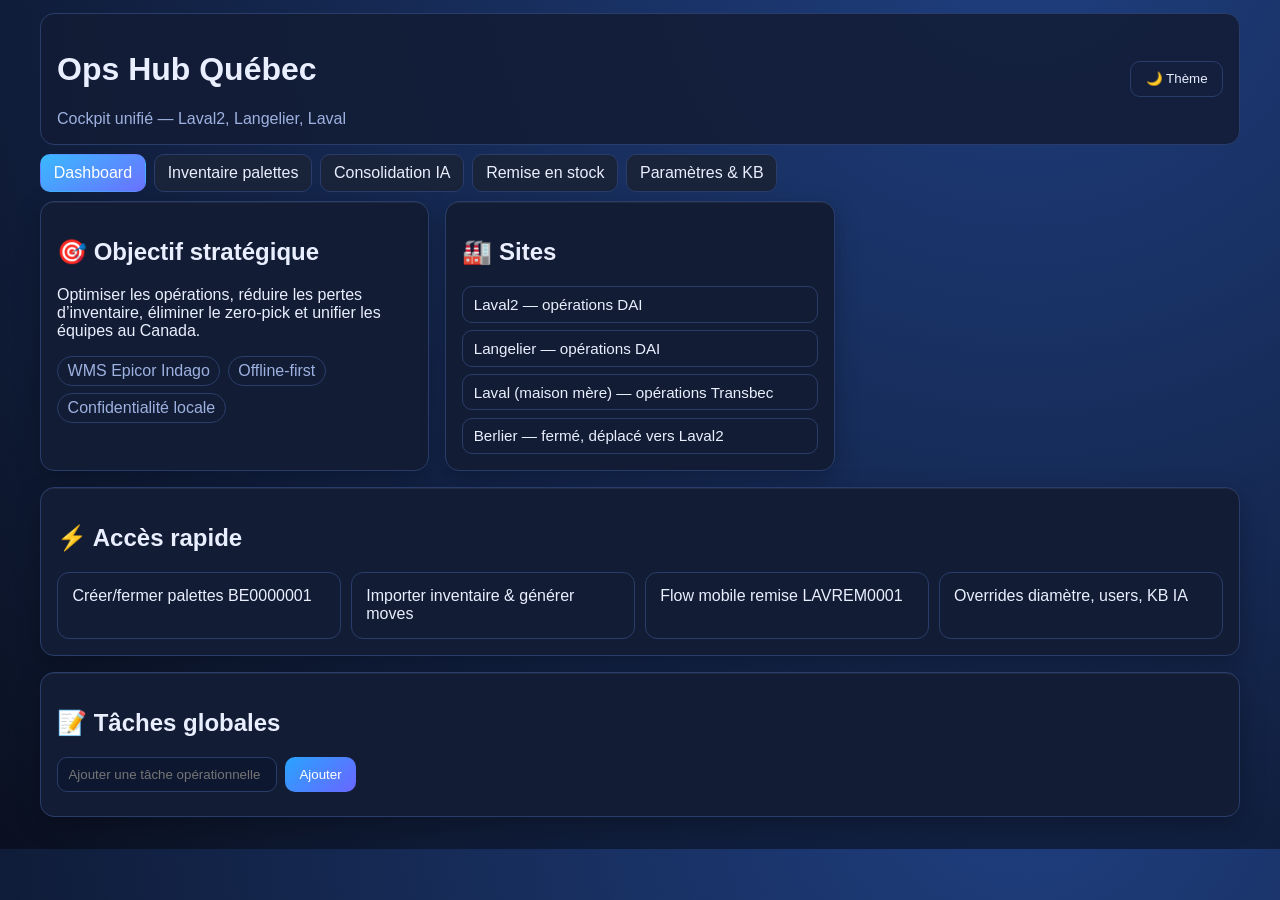
<file: index.html>
<!doctype html>
<html lang="fr">
  <head>
    <meta charset="UTF-8" />
    <meta name="viewport" content="width=device-width, initial-scale=1.0" />
    <title>Transbec DAI • Ops Hub</title>
    <link rel="stylesheet" href="styles.css" />
  </head>
  <body data-page="dashboard">
    <header class="topbar glass">
      <div>
        <h1>Ops Hub Québec</h1>
        <p class="subtitle">Cockpit unifié — Laval2, Langelier, Laval</p>
      </div>
      <button id="themeToggle" class="btn ghost">🌙 Thème</button>
    </header>

    <nav class="main-nav">
      <a href="index.html" class="active">Dashboard</a>
      <a href="inventaire.html">Inventaire palettes</a>
      <a href="consolidation.html">Consolidation IA</a>
      <a href="remise.html">Remise en stock</a>
      <a href="parametres.html">Paramètres & KB</a>
    </nav>

    <main class="grid">
      <section class="card depth">
        <h2>🎯 Objectif stratégique</h2>
        <p>
          Optimiser les opérations, réduire les pertes d’inventaire, éliminer le zero-pick et unifier les équipes au Canada.
        </p>
        <div class="pill-row">
          <span class="pill">WMS Epicor Indago</span>
          <span class="pill">Offline-first</span>
          <span class="pill">Confidentialité locale</span>
        </div>
      </section>

      <section class="card depth">
        <h2>🏭 Sites</h2>
        <ul class="list compact">
          <li>Laval2 — opérations DAI</li>
          <li>Langelier — opérations DAI</li>
          <li>Laval (maison mère) — opérations Transbec</li>
          <li>Berlier — fermé, déplacé vers Laval2</li>
        </ul>
      </section>

      <section class="card depth wide">
        <h2>⚡ Accès rapide</h2>
        <div class="quick-grid">
          <a class="quick" href="inventaire.html">Créer/fermer palettes BE0000001</a>
          <a class="quick" href="consolidation.html">Importer inventaire & générer moves</a>
          <a class="quick" href="remise.html">Flow mobile remise LAVREM0001</a>
          <a class="quick" href="parametres.html">Overrides diamètre, users, KB IA</a>
        </div>
      </section>

      <section class="card depth wide">
        <h2>📝 Tâches globales</h2>
        <form id="globalTaskForm" class="inline-form">
          <input id="globalTaskInput" placeholder="Ajouter une tâche opérationnelle" required />
          <button class="btn" type="submit">Ajouter</button>
        </form>
        <ul id="globalTaskList" class="list"></ul>
      </section>
    </main>

    <script src="app.js"></script>
  </body>
</html>
</file>
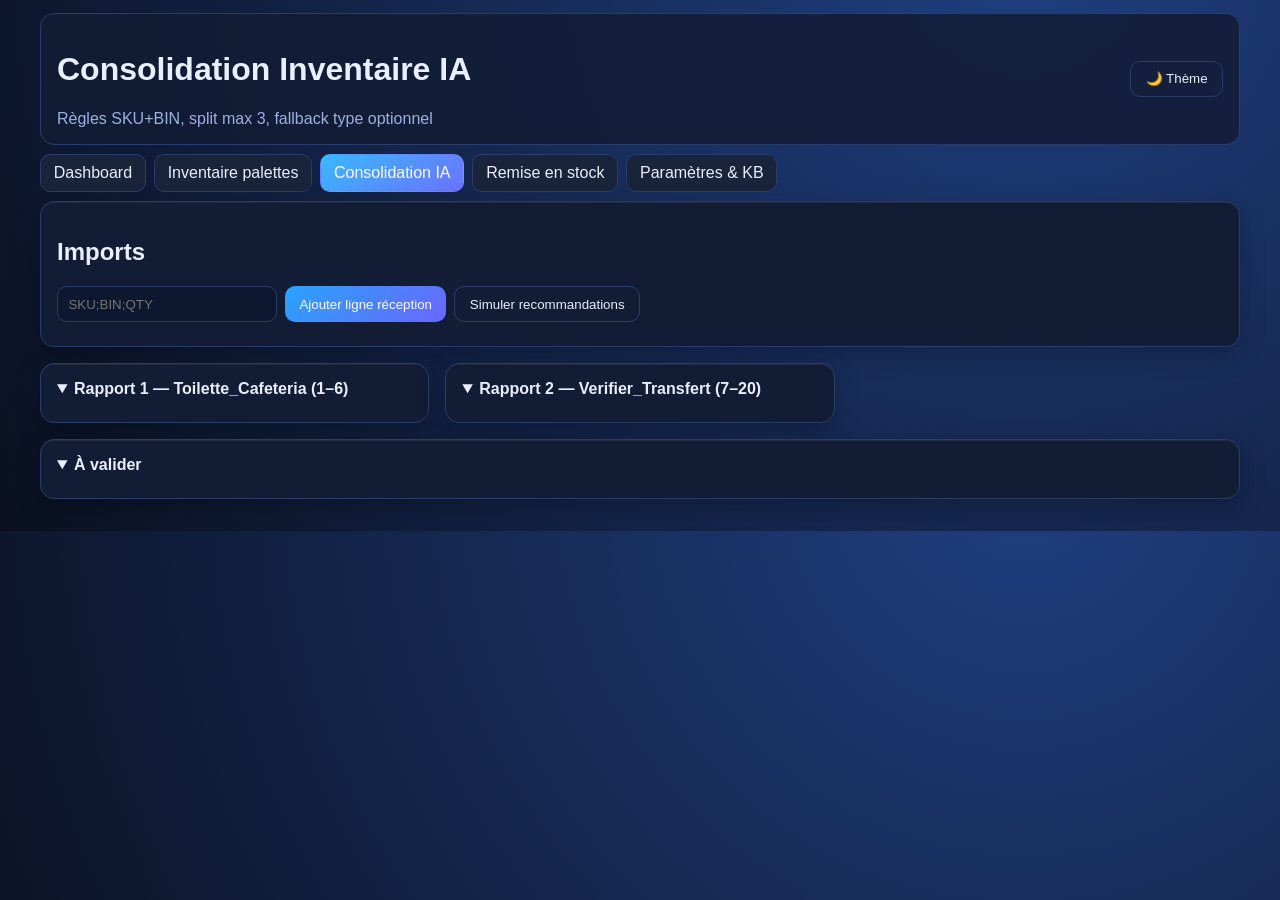
<file: consolidation.html>
<!doctype html>
<html lang="fr">
  <head>
    <meta charset="UTF-8" />
    <meta name="viewport" content="width=device-width, initial-scale=1.0" />
    <title>Consolidation IA • Ops Hub</title>
    <link rel="stylesheet" href="styles.css" />
  </head>
  <body data-page="consolidation">
    <header class="topbar glass">
      <div>
        <h1>Consolidation Inventaire IA</h1>
        <p class="subtitle">Règles SKU+BIN, split max 3, fallback type optionnel</p>
      </div>
      <button id="themeToggle" class="btn ghost">🌙 Thème</button>
    </header>
    <nav class="main-nav">
      <a href="index.html">Dashboard</a>
      <a href="inventaire.html">Inventaire palettes</a>
      <a href="consolidation.html" class="active">Consolidation IA</a>
      <a href="remise.html">Remise en stock</a>
      <a href="parametres.html">Paramètres & KB</a>
    </nav>

    <main class="grid">
      <section class="card depth wide">
        <h2>Imports</h2>
        <div class="inline-form">
          <input id="receiptInput" placeholder="SKU;BIN;QTY" />
          <button class="btn" id="addReceiptBtn">Ajouter ligne réception</button>
          <button class="btn ghost" id="simulateBtn">Simuler recommandations</button>
        </div>
      </section>

      <section class="card depth">
        <details open>
          <summary>Rapport 1 — Toilette_Cafeteria (1–6)</summary>
          <ul id="report1" class="list"></ul>
        </details>
      </section>

      <section class="card depth">
        <details open>
          <summary>Rapport 2 — Verifier_Transfert (7–20)</summary>
          <ul id="report2" class="list"></ul>
        </details>
      </section>

      <section class="card depth wide">
        <details open>
          <summary>À valider</summary>
          <ul id="validationList" class="list"></ul>
        </details>
      </section>
    </main>
    <script src="app.js"></script>
  </body>
</html>
</file>
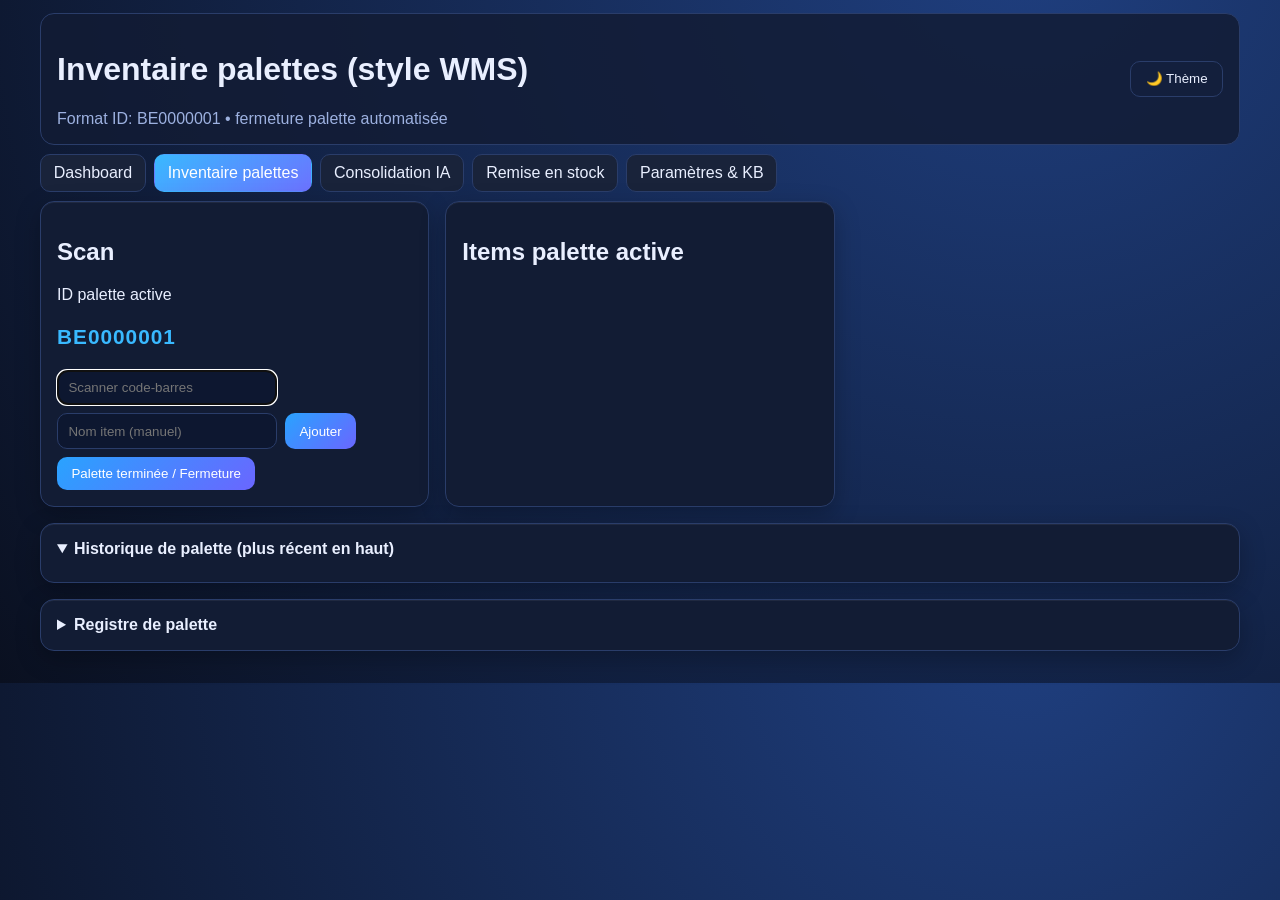
<file: inventaire.html>
<!doctype html>
<html lang="fr">
  <head>
    <meta charset="UTF-8" />
    <meta name="viewport" content="width=device-width, initial-scale=1.0" />
    <title>Inventaire palettes • Ops Hub</title>
    <link rel="stylesheet" href="styles.css" />
  </head>
  <body data-page="inventaire">
    <header class="topbar glass">
      <div>
        <h1>Inventaire palettes (style WMS)</h1>
        <p class="subtitle">Format ID: BE0000001 • fermeture palette automatisée</p>
      </div>
      <button id="themeToggle" class="btn ghost">🌙 Thème</button>
    </header>
    <nav class="main-nav">
      <a href="index.html">Dashboard</a>
      <a href="inventaire.html" class="active">Inventaire palettes</a>
      <a href="consolidation.html">Consolidation IA</a>
      <a href="remise.html">Remise en stock</a>
      <a href="parametres.html">Paramètres & KB</a>
    </nav>

    <main class="grid">
      <section class="card depth">
        <h2>Scan</h2>
        <div class="label">ID palette active</div>
        <p id="activePalette" class="big-id">BE0000001</p>
        <form id="scanForm" class="inline-form">
          <input id="scanInput" placeholder="Scanner code-barres" required autofocus />
          <input id="itemInput" placeholder="Nom item (manuel)" required />
          <button class="btn">Ajouter</button>
        </form>
        <button id="closePaletteBtn" class="btn">Palette terminée / Fermeture</button>
      </section>

      <section class="card depth">
        <h2>Items palette active</h2>
        <ul id="scanList" class="list"></ul>
      </section>

      <section class="card depth wide">
        <details open>
          <summary>Historique de palette (plus récent en haut)</summary>
          <ul id="historyList" class="list"></ul>
        </details>
      </section>

      <section class="card depth wide">
        <details>
          <summary>Registre de palette</summary>
          <ul id="registryList" class="list compact"></ul>
        </details>
      </section>
    </main>
    <script src="app.js"></script>
  </body>
</html>
</file>
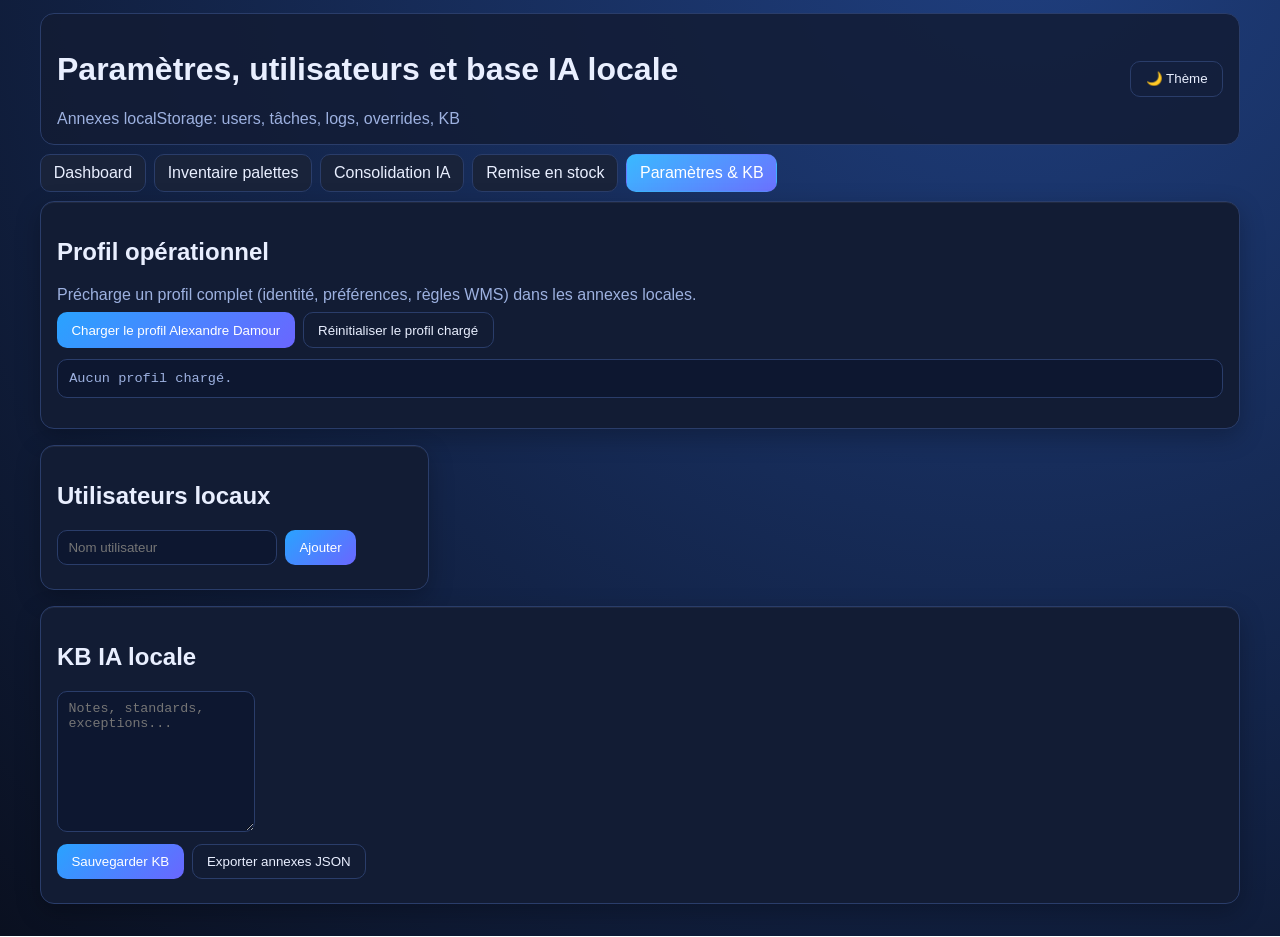
<file: parametres.html>
<!doctype html>
<html lang="fr">
  <head>
    <meta charset="UTF-8" />
    <meta name="viewport" content="width=device-width, initial-scale=1.0" />
    <title>Paramètres & KB • Ops Hub</title>
    <link rel="stylesheet" href="styles.css" />
  </head>
  <body data-page="parametres">
    <header class="topbar glass">
      <div>
        <h1>Paramètres, utilisateurs et base IA locale</h1>
        <p class="subtitle">Annexes localStorage: users, tâches, logs, overrides, KB</p>
      </div>
      <button id="themeToggle" class="btn ghost">🌙 Thème</button>
    </header>
    <nav class="main-nav">
      <a href="index.html">Dashboard</a>
      <a href="inventaire.html">Inventaire palettes</a>
      <a href="consolidation.html">Consolidation IA</a>
      <a href="remise.html">Remise en stock</a>
      <a href="parametres.html" class="active">Paramètres & KB</a>
    </nav>

    <main class="grid">
      <section class="card depth wide">
        <h2>Profil opérationnel</h2>
        <p class="subtitle">Précharge un profil complet (identité, préférences, règles WMS) dans les annexes locales.</p>
        <div class="inline-form">
          <button class="btn" id="loadAlexProfileBtn">Charger le profil Alexandre Damour</button>
          <button class="btn ghost" id="resetProfileBtn">Réinitialiser le profil chargé</button>
        </div>
        <pre id="profilePreview" class="code-block"></pre>
      </section>

      <section class="card depth">
        <h2>Utilisateurs locaux</h2>
        <form id="userForm" class="inline-form">
          <input id="userInput" placeholder="Nom utilisateur" required />
          <button class="btn">Ajouter</button>
        </form>
        <ul id="userList" class="list"></ul>
      </section>

      <section class="card depth wide">
        <h2>KB IA locale</h2>
        <textarea id="kbInput" rows="8" placeholder="Notes, standards, exceptions..."></textarea>
        <div class="inline-form">
          <button class="btn" id="saveKbBtn">Sauvegarder KB</button>
          <button class="btn ghost" id="exportAllBtn">Exporter annexes JSON</button>
        </div>
      </section>
    </main>
    <script src="app.js"></script>
  </body>
</html>
</file>
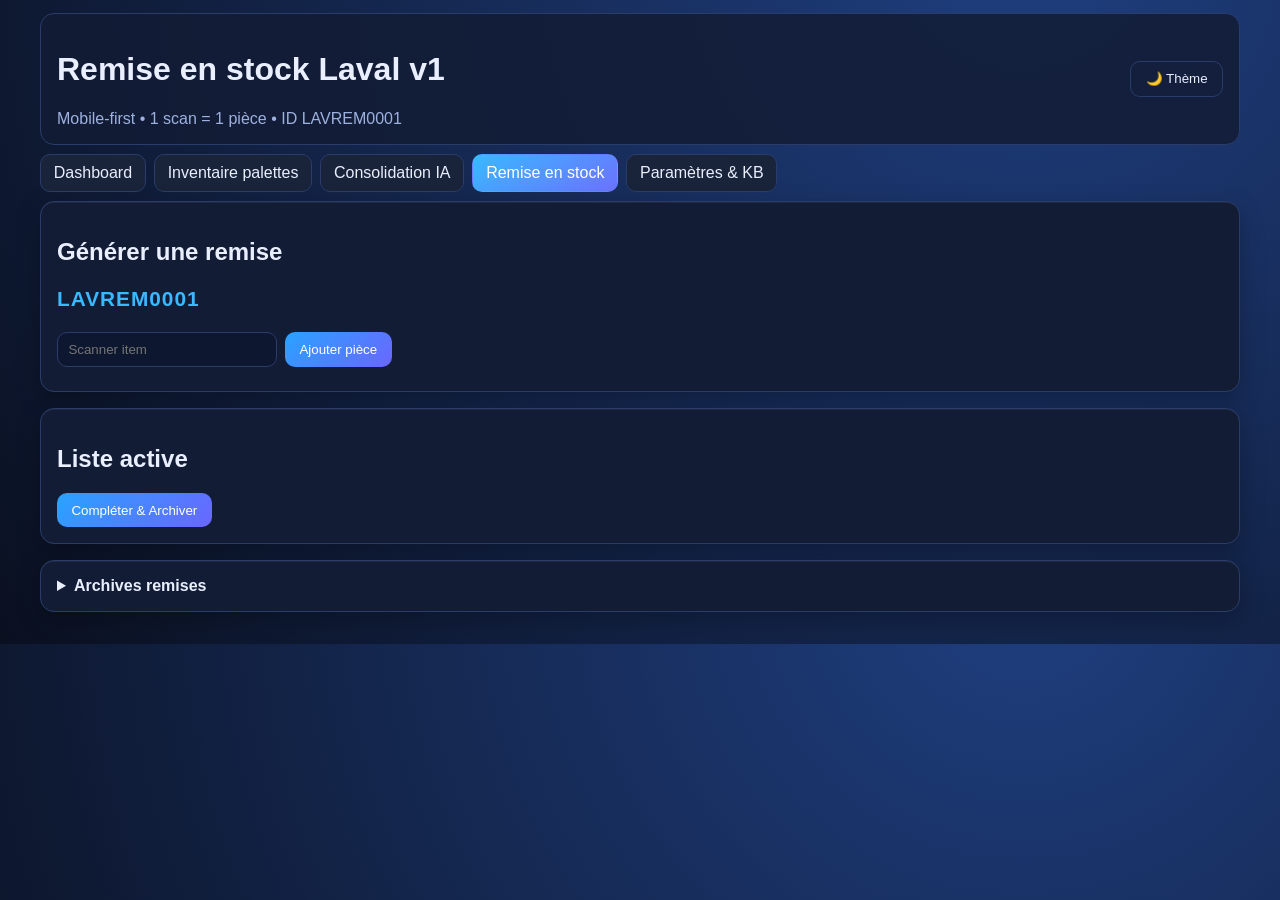
<file: remise.html>
<!doctype html>
<html lang="fr">
  <head>
    <meta charset="UTF-8" />
    <meta name="viewport" content="width=device-width, initial-scale=1.0" />
    <title>Remise en stock Laval • Ops Hub</title>
    <link rel="stylesheet" href="styles.css" />
  </head>
  <body data-page="remise">
    <header class="topbar glass">
      <div>
        <h1>Remise en stock Laval v1</h1>
        <p class="subtitle">Mobile-first • 1 scan = 1 pièce • ID LAVREM0001</p>
      </div>
      <button id="themeToggle" class="btn ghost">🌙 Thème</button>
    </header>
    <nav class="main-nav">
      <a href="index.html">Dashboard</a>
      <a href="inventaire.html">Inventaire palettes</a>
      <a href="consolidation.html">Consolidation IA</a>
      <a href="remise.html" class="active">Remise en stock</a>
      <a href="parametres.html">Paramètres & KB</a>
    </nav>

    <main class="grid mobile-stack">
      <section class="card depth wide">
        <h2>Générer une remise</h2>
        <p class="big-id" id="remiseId">LAVREM0001</p>
        <form id="remiseScanForm" class="inline-form">
          <input id="remiseItem" placeholder="Scanner item" required />
          <button class="btn">Ajouter pièce</button>
        </form>
      </section>

      <section class="card depth wide">
        <h2>Liste active</h2>
        <ul id="remiseList" class="list"></ul>
        <button id="archiveRemiseBtn" class="btn">Compléter & Archiver</button>
      </section>

      <section class="card depth wide">
        <details>
          <summary>Archives remises</summary>
          <ul id="remiseArchive" class="list"></ul>
        </details>
      </section>
    </main>
    <script src="app.js"></script>
  </body>
</html>
</file>
<file: styles.css>
:root {
  --bg: #0a1020;
  --card: #121c34;
  --text: #e9efff;
  --muted: #9db1e0;
  --accent: #39b9ff;
  --border: #2a3d6a;
}
body.light {
  --bg: #eef4ff;
  --card: #fff;
  --text: #172340;
  --muted: #556b9d;
  --accent: #1d8fff;
  --border: #d6e1fb;
}
* { box-sizing: border-box; }
body {
  margin: 0;
  color: var(--text);
  font-family: Inter, Segoe UI, Arial, sans-serif;
  background: radial-gradient(circle at 80% -10%, #1f3f80, var(--bg));
}
.topbar, .main-nav, .grid { width: min(1200px, 94vw); margin: 0 auto; }
.topbar { display:flex; justify-content:space-between; align-items:center; padding: 1rem 0; }
.glass { background: color-mix(in srgb, var(--card), transparent 15%); border: 1px solid var(--border); border-radius: 14px; padding: 1rem; margin-top: .8rem; }
.subtitle { color: var(--muted); margin: .3rem 0 0; }
.main-nav { display:flex; gap:.5rem; flex-wrap: wrap; margin: .6rem auto; }
.main-nav a {
  color: var(--text); text-decoration:none; padding:.55rem .8rem; border:1px solid var(--border); border-radius:10px;
  background: color-mix(in srgb, var(--card), #fff 3%);
}
.main-nav a.active { background: linear-gradient(145deg, var(--accent), #6c72ff); color: #fff; border-color: transparent; }
.grid { display:grid; grid-template-columns: repeat(auto-fit,minmax(320px,1fr)); gap:1rem; padding-bottom:2rem; }
.wide { grid-column: 1 / -1; }
.card {
  background: var(--card); border:1px solid var(--border); border-radius:14px; padding:1rem;
}
.depth { box-shadow: 0 8px 24px rgba(0,0,0,.25), inset 0 1px 0 rgba(255,255,255,.06); transform: translateZ(0); }
.btn { border:none; border-radius:10px; padding:.58rem .9rem; cursor:pointer; background:linear-gradient(135deg,#29a3ff,#6a66ff); color:#fff; }
.btn.ghost { background:transparent; border:1px solid var(--border); color: var(--text); }
.inline-form { display:flex; gap:.5rem; flex-wrap:wrap; margin:.5rem 0; }
input, textarea { background:#0d1730; color:var(--text); border:1px solid var(--border); border-radius:10px; padding:.58rem .65rem; }
body.light input, body.light textarea { background:#f8fbff; }
input { min-width: 220px; }
.list { list-style:none; margin:.5rem 0 0; padding:0; display:flex; flex-direction:column; gap:.45rem; }
.list li { border:1px solid var(--border); border-radius:10px; padding:.55rem .65rem; display:flex; justify-content:space-between; gap:.6rem; align-items:center; }
.compact li { font-size: .95rem; }
.big-id { font-size:1.3rem; font-weight:700; color: var(--accent); letter-spacing:1px; }
.pill-row { display:flex; gap:.45rem; flex-wrap:wrap; }
.pill { padding:.3rem .6rem; border:1px solid var(--border); border-radius:999px; color:var(--muted); }
.quick-grid { display:grid; grid-template-columns: repeat(auto-fit,minmax(220px,1fr)); gap:.6rem; }
.quick { text-decoration:none; color:var(--text); border:1px solid var(--border); border-radius:12px; padding:.9rem; }
.quick:hover { border-color:var(--accent); }
summary { cursor:pointer; font-weight:600; }
@media (max-width: 720px) { .mobile-stack { grid-template-columns: 1fr; } }

.code-block {
  margin-top: .7rem;
  max-height: 260px;
  overflow: auto;
  border: 1px solid var(--border);
  border-radius: 10px;
  padding: .7rem;
  background: #0d1730;
  color: var(--muted);
  font-size: .85rem;
}
body.light .code-block { background: #f8fbff; }
</file>
